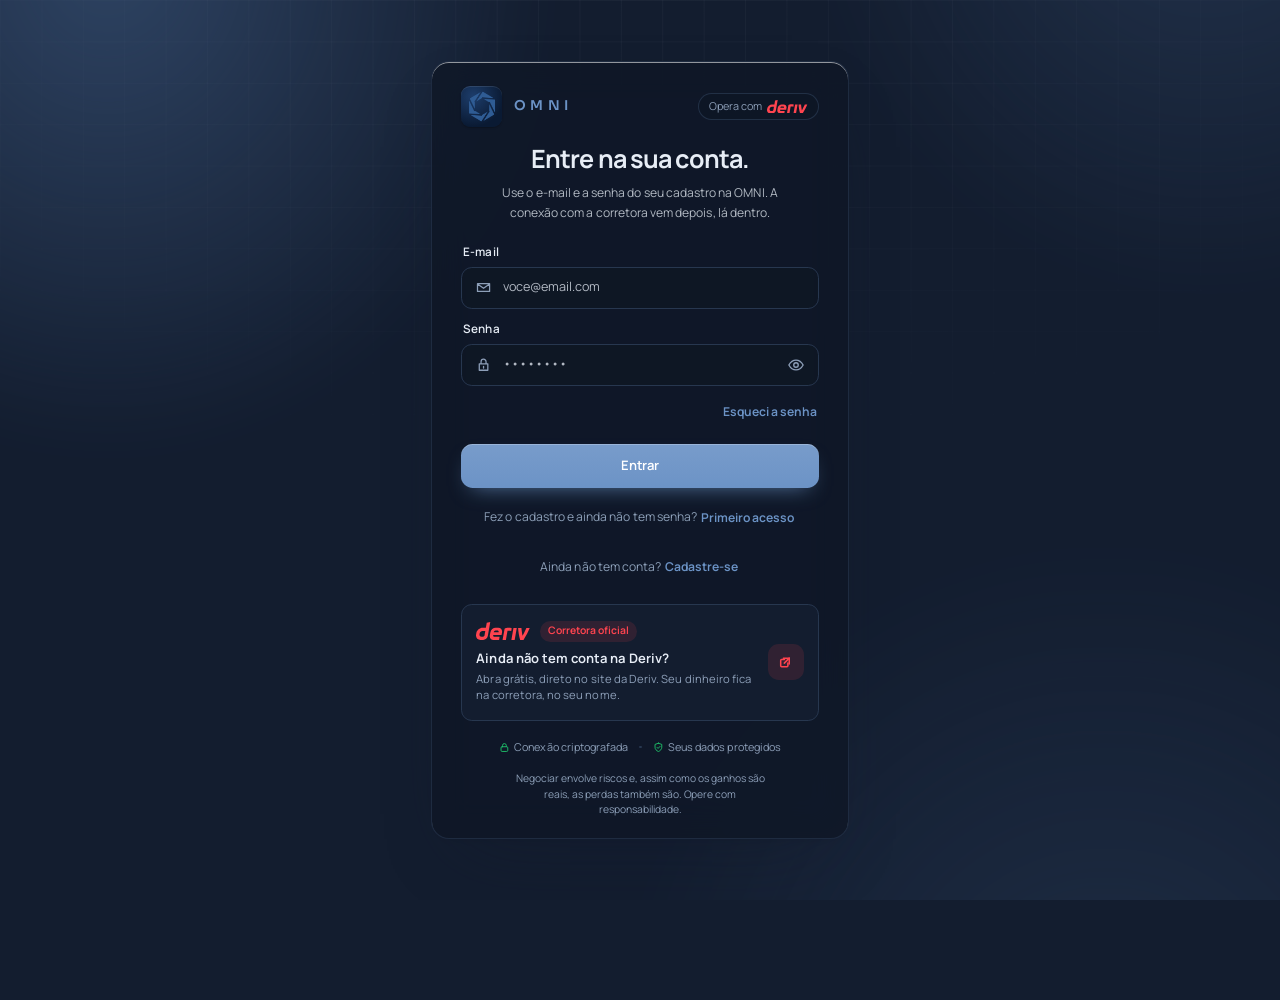
<file: index.html>
<!doctype html>
<html lang="pt-BR">
  <head>
    <meta charset="UTF-8" />
    <meta name="viewport" content="width=device-width, initial-scale=1, viewport-fit=cover" />
    <link rel="icon" href="/pwa-omni/favicon.ico" sizes="48x48" />
    <link rel="icon" type="image/png" sizes="32x32" href="/pwa-omni/favicon-32.png" />
    <link rel="icon" type="image/png" sizes="64x64" href="/pwa-omni/favicon-64.png" />
    <link rel="icon" type="image/png" sizes="128x128" href="/pwa-omni/favicon-128.png" />
    <link rel="apple-touch-icon" sizes="180x180" href="/pwa-omni/icon-180.png" />
    <link rel="manifest" href="/manifest.webmanifest" />
    <link rel="preconnect" href="https://fonts.googleapis.com" />
    <link rel="preconnect" href="https://fonts.gstatic.com" crossorigin />
    <link rel="preconnect" href="https://wonxykovfvfnuhzpqsle.supabase.co" crossorigin />
    <link rel="dns-prefetch" href="https://api.derivws.com" />
    <link rel="stylesheet" href="https://fonts.googleapis.com/css2?family=Cinzel:wght@500;600&family=Manrope:wght@400;500;600;700;800&family=Sora:wght@500;600;700&display=swap" />
    <meta name="theme-color" content="#081525" />
    <meta name="mobile-web-app-capable" content="yes" />
    <meta name="apple-mobile-web-app-capable" content="yes" />
    <meta name="apple-mobile-web-app-status-bar-style" content="black-translucent" />
    <meta name="apple-mobile-web-app-title" content="OMNI" />
    <meta name="format-detection" content="telephone=no" />
    <meta name="description" content="OMNI — plataforma de operações manuais e automatizadas." />
    <meta name="deriv-site-verification" content="0a461757aa7560bbbf63da14fcbab70740bee2a93acb173c20897b36f7d81e06" />
    <title>OMNI</title>
    <script type="module" crossorigin src="/assets/omni-app.js?v=5c718f8a0e93"></script>
    <link rel="stylesheet" crossorigin href="/assets/omni.css?v=5c718f8a0e93">
  </head>
  <body>
    
    <div id="root"></div>
  </body>
</html>
</file>
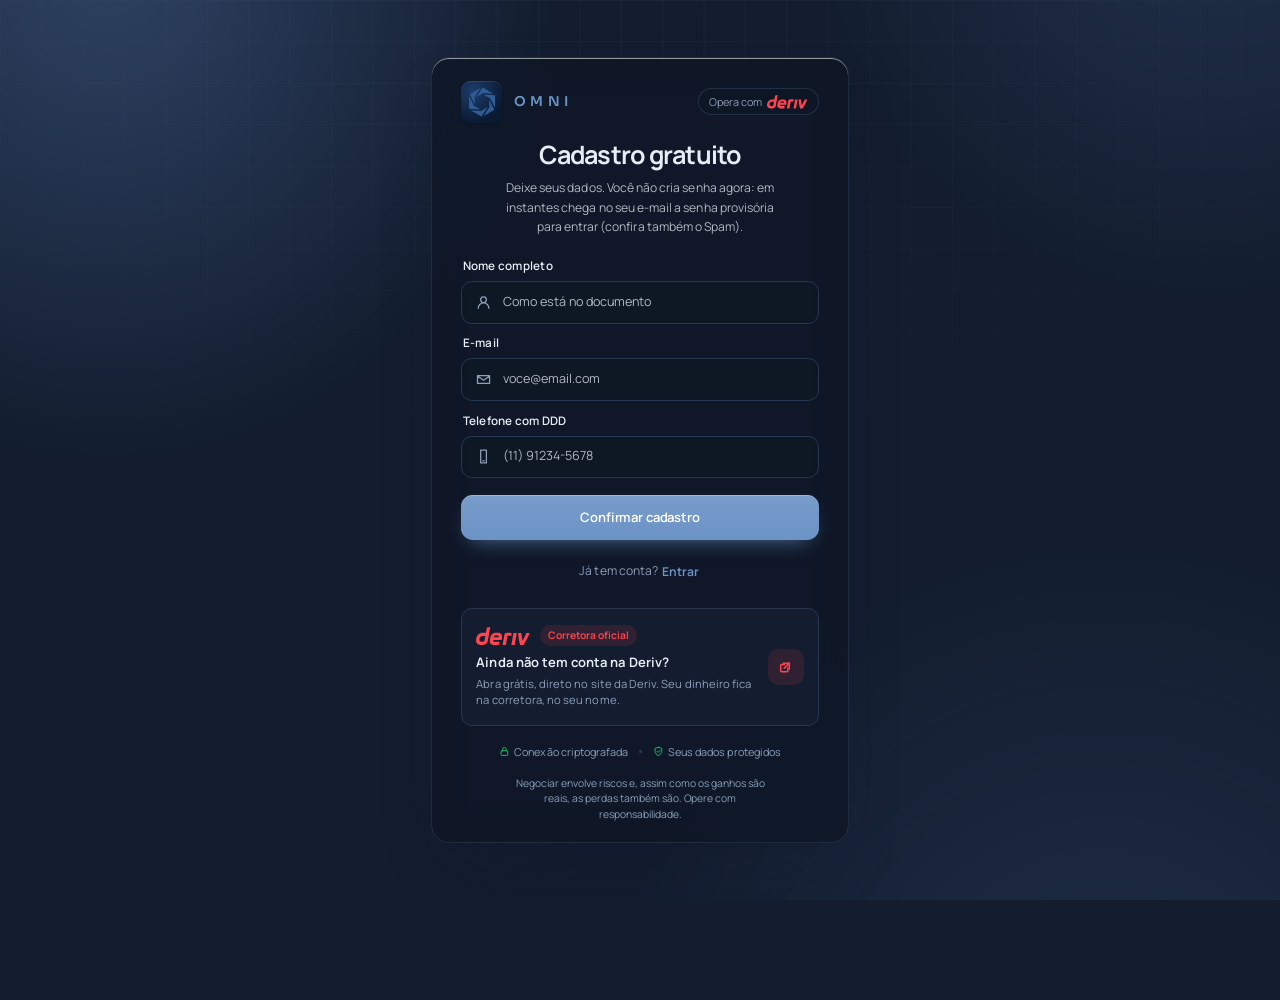
<file: cadastre-se/index.html>
<!doctype html>
<html lang="pt-BR">
<head>
<meta charset="utf-8">
<meta name="viewport" content="width=device-width, initial-scale=1">
<meta name="robots" content="noindex">
<title>Cadastro</title>
<!--
  /cadastre-se (09/10/2026): o endereço que abre a plataforma direto na tela
  de CADASTRO, para os links de campanha ("clique aqui e faça seu cadastro").
  Antes o link caía na tela de entrar, e a pessoa tinha de achar o botão
  "Cadastre-se". O /cadastro é outra coisa: a landing de captação.

  Esta página só encaminha para a raiz com `?cadastro=1`, levando junto a
  marcação da campanha (utm), para a origem do cadastro continuar medida.
  Quem lê o `cadastro=1` é src/core/teeds/entradaInicial.ts.
-->
<meta http-equiv="refresh" content="0; url=/?cadastro=1">
<script>
  (function () {
    var q = new URLSearchParams(location.search)
    q.set('cadastro', '1')
    location.replace('/?' + q.toString() + location.hash)
  })()
</script>
<style>body{margin:0;min-height:100vh;display:grid;place-items:center;background:#0b0f14;color:#8b9bb0;font:15px -apple-system,BlinkMacSystemFont,"Segoe UI",sans-serif}</style>
</head>
<body><p>Abrindo o cadastro…</p></body>
</html>
</file>
